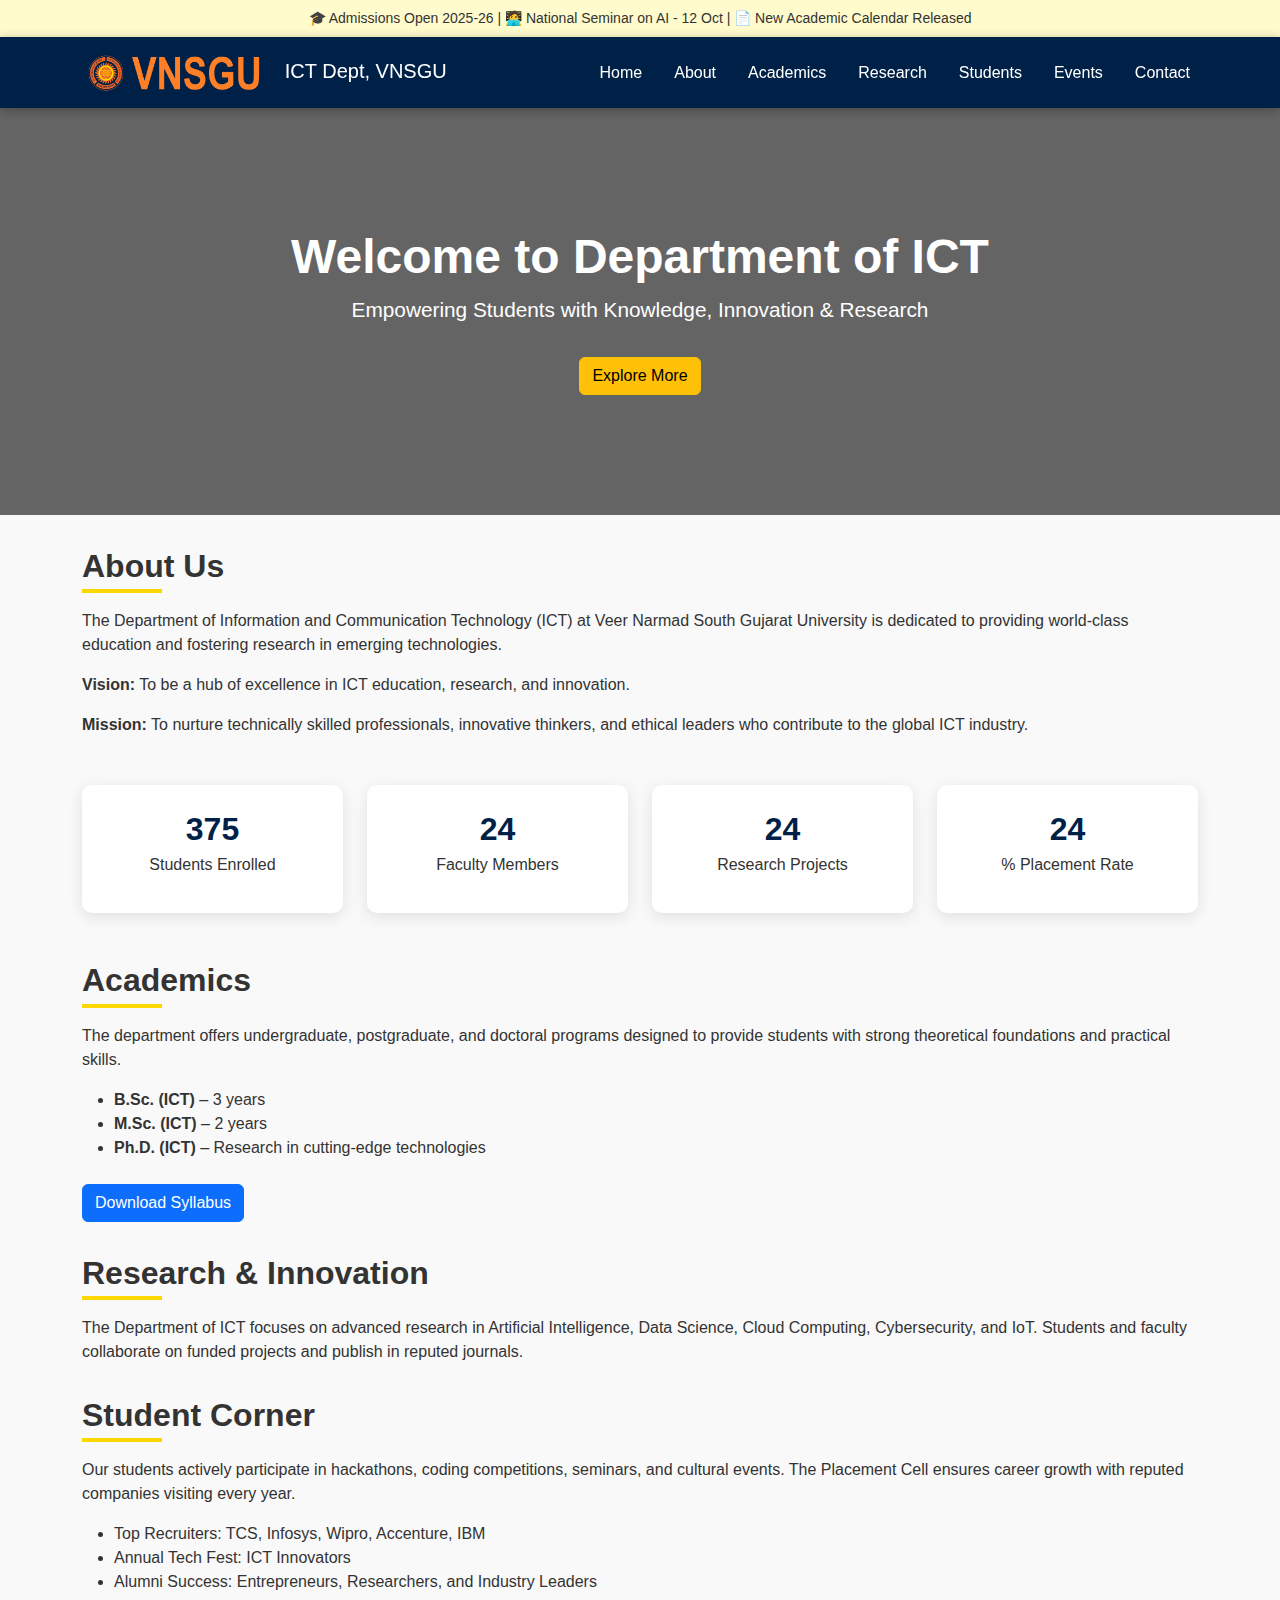
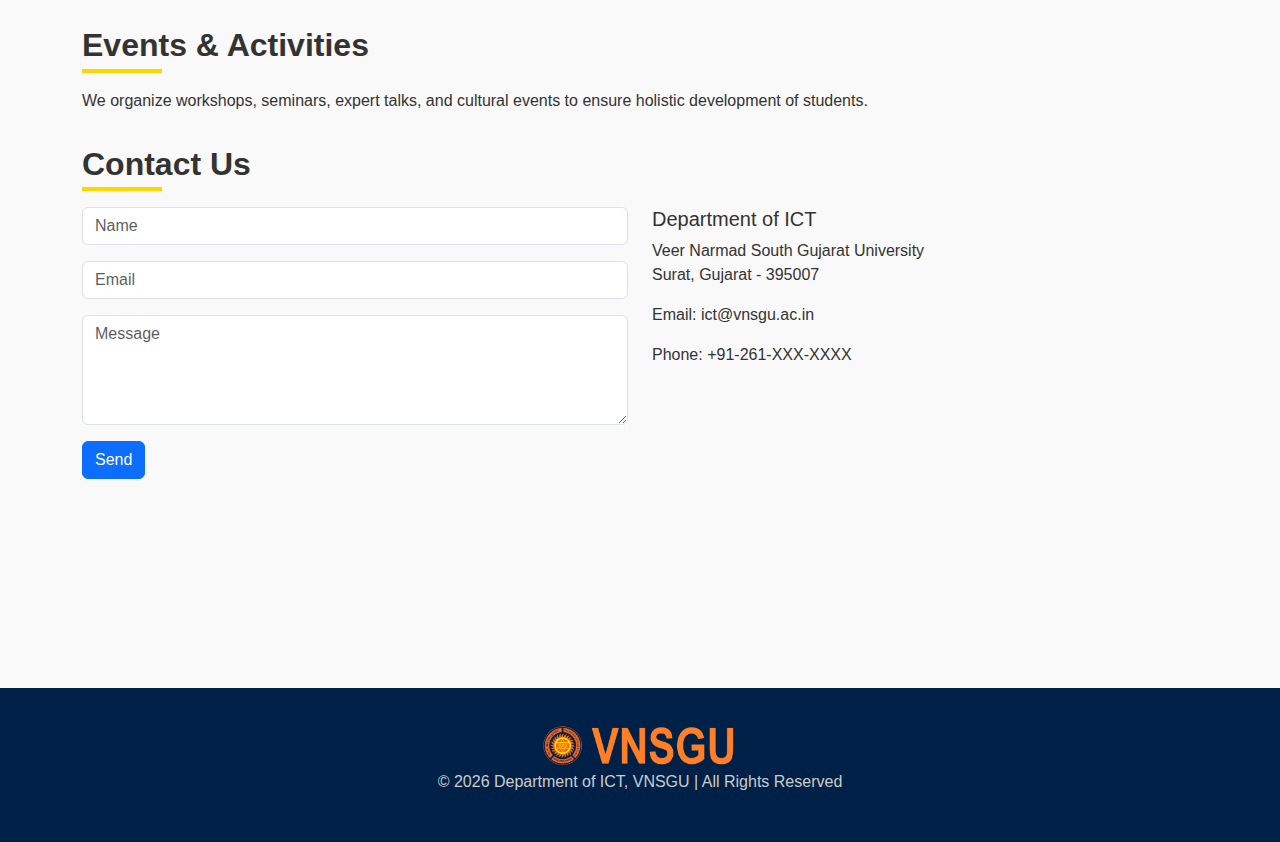
<file: React/Assignment_1/Index.html>
<!DOCTYPE html>
<html lang="en">

<head>
  <meta charset="utf-8" />
  <meta name="viewport" content="width=device-width, initial-scale=1" />
  <title>Department of ICT — VNSGU</title>

  <!-- Bootstrap -->
  <link href="https://cdn.jsdelivr.net/npm/bootstrap@5.3.2/dist/css/bootstrap.min.css" rel="stylesheet">

  <style>
    :root {
      --main-color: #002147;
      --accent-color: #FFD700;
      --light-bg: #f9f9f9;
      --dark-text: #333;
    }

    body {
      font-family: "Segoe UI", sans-serif;
      color: var(--dark-text);
      background-color: var(--light-bg);
      scroll-behavior: smooth;
    }

    .navbar {
      background: var(--main-color);
      box-shadow: 0 2px 10px rgba(0, 0, 0, 0.3);
    }

    .navbar-brand img {
      height: 45px;
      margin-right: 10px;
    }

    .navbar-nav .nav-link {
      color: #fff !important;
      margin-left: 1rem;
      transition: .3s;
    }

    .navbar-nav .nav-link:hover {
      color: var(--accent-color) !important;
    }

    .announcement-bar {
      background: #fffbcc;
      padding: 8px;
      font-size: 14px;
      animation: slideText 15s linear infinite;
    }

    @keyframes slideText {
      from {
        transform: translateX(100%);
      }

      to {
        transform: translateX(-100%);
      }
    }

    .hero {
      background: linear-gradient(rgba(0, 0, 0, 0.6), rgba(0, 0, 0, 0.6)), url("https://www.vnsgu.ac.in/images/slider/1.jpg") center/cover no-repeat;
      color: #fff;
      padding: 120px 20px;
      text-align: center;
    }

    .hero h1 {
      font-size: 3rem;
      font-weight: bold;
    }

    .hero p {
      font-size: 1.3rem;
    }

    .section-title {
      font-size: 2rem;
      font-weight: bold;
      margin: 2rem 0 1.5rem;
      position: relative;
    }

    .section-title::after {
      content: "";
      width: 80px;
      height: 4px;
      background: var(--accent-color);
      position: absolute;
      bottom: -8px;
      left: 0;
    }

    .counter-box {
      background: #fff;
      border-radius: 10px;
      padding: 20px;
      text-align: center;
      box-shadow: 0 4px 15px rgba(0, 0, 0, 0.1);
    }

    .counter-number {
      font-size: 2rem;
      font-weight: bold;
      color: var(--main-color);
    }

    footer {
      background: var(--main-color);
      color: #ccc;
      padding: 2rem 0;
      margin-top: 3rem;
    }

    footer a {
      color: #ccc;
      text-decoration: none;
    }

    footer a:hover {
      color: var(--accent-color);
    }
  </style>
</head>

<body>

  <!-- Announcement -->
  <div class="announcement-bar text-center">
    🎓 Admissions Open 2025-26 | 🧑‍💻 National Seminar on AI - 12 Oct | 📄 New Academic Calendar Released
  </div>

  <!-- Navbar -->
  <nav class="navbar navbar-expand-lg navbar-dark sticky-top">
    <div class="container">
      <a class="navbar-brand" href="#">
        <img src="./vnsgu-logo-high.png" alt="Logo">
        ICT Dept, VNSGU
      </a>
      <button class="navbar-toggler" type="button" data-bs-toggle="collapse" data-bs-target="#navMenu">
        <span class="navbar-toggler-icon"></span>
      </button>
      <div class="collapse navbar-collapse" id="navMenu">
        <ul class="navbar-nav ms-auto">
          <li class="nav-item"><a class="nav-link" href="#home">Home</a></li>
          <li class="nav-item"><a class="nav-link" href="#about">About</a></li>
          <li class="nav-item"><a class="nav-link" href="#academics">Academics</a></li>
          <li class="nav-item"><a class="nav-link" href="#research">Research</a></li>
          <li class="nav-item"><a class="nav-link" href="#students">Students</a></li>
          <li class="nav-item"><a class="nav-link" href="#events">Events</a></li>
          <li class="nav-item"><a class="nav-link" href="#contact">Contact</a></li>
        </ul>
      </div>
    </div>
  </nav>

  <!-- Hero -->
  <section id="home" class="hero">
    <h1>Welcome to Department of ICT</h1>
    <p>Empowering Students with Knowledge, Innovation & Research</p>
    <a href="#about" class="btn btn-warning mt-3">Explore More</a>
  </section>

  <!-- About -->
  <section id="about" class="container">
    <h2 class="section-title">About Us</h2>
    <p>The Department of Information and Communication Technology (ICT) at Veer Narmad South Gujarat University is
      dedicated to providing world-class education and fostering research in emerging technologies.</p>
    <p><strong>Vision:</strong> To be a hub of excellence in ICT education, research, and innovation.</p>
    <p><strong>Mission:</strong> To nurture technically skilled professionals, innovative thinkers, and ethical leaders
      who contribute to the global ICT industry.</p>
  </section>

  <!-- Stats / Counters -->
  <section class="container my-5">
    <div class="row text-center g-4">
      <div class="col-md-3">
        <div class="counter-box">
          <div class="counter-number" data-target="1500">0</div>
          <p>Students Enrolled</p>
        </div>
      </div>
      <div class="col-md-3">
        <div class="counter-box">
          <div class="counter-number" data-target="75">0</div>
          <p>Faculty Members</p>
        </div>
      </div>
      <div class="col-md-3">
        <div class="counter-box">
          <div class="counter-number" data-target="50">0</div>
          <p>Research Projects</p>
        </div>
      </div>
      <div class="col-md-3">
        <div class="counter-box">
          <div class="counter-number" data-target="95">0</div>
          <p>% Placement Rate</p>
        </div>
      </div>
    </div>
  </section>

  <!-- Academics -->
  <section id="academics" class="container">
    <h2 class="section-title">Academics</h2>
    <p>The department offers undergraduate, postgraduate, and doctoral programs designed to provide students with strong
      theoretical foundations and practical skills.</p>
    <ul>
      <li><strong>B.Sc. (ICT)</strong> – 3 years</li>
      <li><strong>M.Sc. (ICT)</strong> – 2 years</li>
      <li><strong>Ph.D. (ICT)</strong> – Research in cutting-edge technologies</li>
    </ul>
    <a href="syllabus.pdf" class="btn btn-primary mt-2">Download Syllabus</a>
  </section>

  <!-- Research -->
  <section id="research" class="container">
    <h2 class="section-title">Research & Innovation</h2>
    <p>The Department of ICT focuses on advanced research in Artificial Intelligence, Data Science, Cloud Computing,
      Cybersecurity, and IoT. Students and faculty collaborate on funded projects and publish in reputed journals.</p>
  </section>

  <!-- Students -->
  <section id="students" class="container">
    <h2 class="section-title">Student Corner</h2>
    <p>Our students actively participate in hackathons, coding competitions, seminars, and cultural events. The
      Placement Cell ensures career growth with reputed companies visiting every year.</p>
    <ul>
      <li>Top Recruiters: TCS, Infosys, Wipro, Accenture, IBM</li>
      <li>Annual Tech Fest: ICT Innovators</li>
      <li>Alumni Success: Entrepreneurs, Researchers, and Industry Leaders</li>
    </ul>
  </section>

  <!-- Events -->
  <section id="events" class="container">
    <h2 class="section-title">Events & Activities</h2>
    <p>We organize workshops, seminars, expert talks, and cultural events to ensure holistic development of students.
    </p>
  </section>

  <!-- Contact -->
  <section id="contact" class="container mb-5">
    <h2 class="section-title">Contact Us</h2>
    <div class="row">
      <div class="col-md-6">
        <form>
          <input type="text" class="form-control mb-3" placeholder="Name" required>
          <input type="email" class="form-control mb-3" placeholder="Email" required>
          <textarea class="form-control mb-3" rows="4" placeholder="Message"></textarea>
          <button class="btn btn-primary">Send</button>
        </form>
      </div>
      <div class="col-md-6">
        <h5>Department of ICT</h5>
        <p>Veer Narmad South Gujarat University<br>Surat, Gujarat - 395007</p>
        <p>Email: ict@vnsgu.ac.in</p>
        <p>Phone: +91-261-XXX-XXXX</p>
        <iframe src="https://www.google.com/maps?q=vnsgu%20surat&output=embed" width="100%" height="250"></iframe>
      </div>
    </div>
  </section>

  <!-- Footer -->
  <footer class="text-center">
    <img src="./vnsgu-logo-high.png" alt="Logo" style="height:50px;"><br>
    <p>&copy; <span id="year"></span> Department of ICT, VNSGU | All Rights Reserved</p>
  </footer>

  <!-- JS -->
  <script src="https://cdn.jsdelivr.net/npm/bootstrap@5.3.2/dist/js/bootstrap.bundle.min.js"></script>
  <script>
    // Dynamic year
    document.getElementById("year").textContent = new Date().getFullYear();

    // Counter animation
    const counters = document.querySelectorAll(".counter-number");
    counters.forEach(counter => {
      counter.innerText = "0";
      const updateCounter = () => {
        const target = +counter.getAttribute("data-target");
        const count = +counter.innerText;
        const increment = target / 100;
        if (count < target) {
          counter.innerText = Math.ceil(count + increment);
          setTimeout(updateCounter, 30);
        } else {
          counter.innerText = target;
        }
      };
      updateCounter();
    });
  </script>
</body>

</html>
</file>
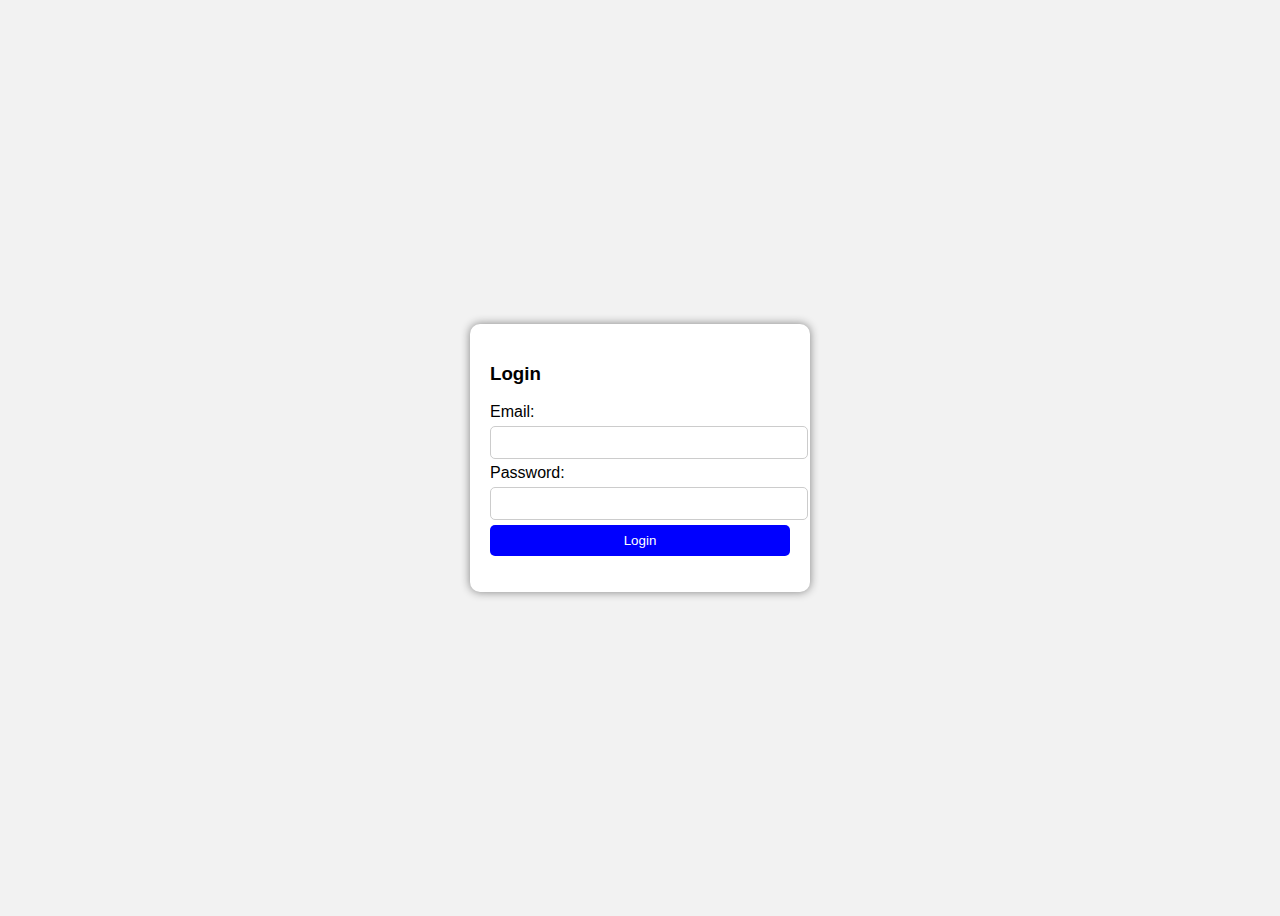
<file: React/Assignment_3/index.html>
<!DOCTYPE html>
<html lang="en">
<head>
  <meta charset="UTF-8">
  <title>Simple Login Form</title>
  <style>
    body {
      font-family: Arial;
      display: flex;
      justify-content: center;
      align-items: center;
      height: 100vh;
      background: #f2f2f2;
    }
    form {
      background: white;
      padding: 20px;
      border-radius: 10px;
      width: 300px;
      box-shadow: 0 0 10px gray;
    }
    input {
      width: 100%;
      padding: 8px;
      margin: 5px 0;
      border: 1px solid #ccc;
      border-radius: 5px;
      outline: none;
    }
    .error {
      color: red;
      font-size: 13px;
    }
    .red-border {
      border-color: red !important;
    }
    .green-border {
      border-color: green !important;
    }
    button {
      width: 100%;
      padding: 8px;
      background: blue;
      color: white;
      border: none;
      border-radius: 5px;
      cursor: pointer;
    }
    #result {
      margin-top: 10px;
      font-weight: bold;
    }
  </style>
</head>
<body>

  <form id="loginForm">
    <h3>Login</h3>

    <label>Email:</label>
    <input type="text" id="email">
    <div id="emailError" class="error"></div>

    <label>Password:</label>
    <input type="password" id="password">
    <div id="passwordError" class="error"></div>

    <button type="submit">Login</button>
    <p id="result"></p>
  </form>

  <script>
    document.getElementById("loginForm").addEventListener("submit", function(e){
      e.preventDefault();

      // Input elements
      let email = document.getElementById("email");
      let password = document.getElementById("password");
      let emailError = document.getElementById("emailError");
      let passwordError = document.getElementById("passwordError");
      let result = document.getElementById("result");

      // Clear old messages & border colors
      emailError.textContent = "";
      passwordError.textContent = "";
      result.textContent = "";
      email.classList.remove("red-border", "green-border");
      password.classList.remove("red-border", "green-border");

      let valid = true;

      // Regex patterns
      let emailRegex = /^[a-zA-Z0-9._%+-]+@[a-z]+\.[a-z]{2,}$/;
      let passRegex = /^(?=.*[A-Z])(?=.*[a-z])(?=.*\d)(?=.*[@$!%*?&]).{8,}$/;

      // Email validation
      if(!emailRegex.test(email.value)){
        emailError.textContent = "Invalid email format!";
        email.classList.add("red-border");
        valid = false;
      } else {
        email.classList.add("green-border");
      }

      // Password validation
      if(!passRegex.test(password.value)){
        passwordError.textContent = "Password must have A-Z, a-z, 0-9, special char";
        password.classList.add("red-border");
        valid = false;
      } else {
        password.classList.add("green-border");
      }

      // Simulated login
      if(valid){
        setTimeout(() => {
          if(email.value === "student@example.com" && password.value === "Test@123"){
            sessionStorage.setItem("userEmail", email.value);
            result.style.color = "green";
            result.textContent = "✅ Welcome " + sessionStorage.getItem("userEmail");
          } else {
            password.classList.add("red-border");
            result.style.color = "red";
            result.textContent = "❌ Invalid credentials";
          }
        }, 500);
      }
    });
  </script>

</body>
</html>
</file>
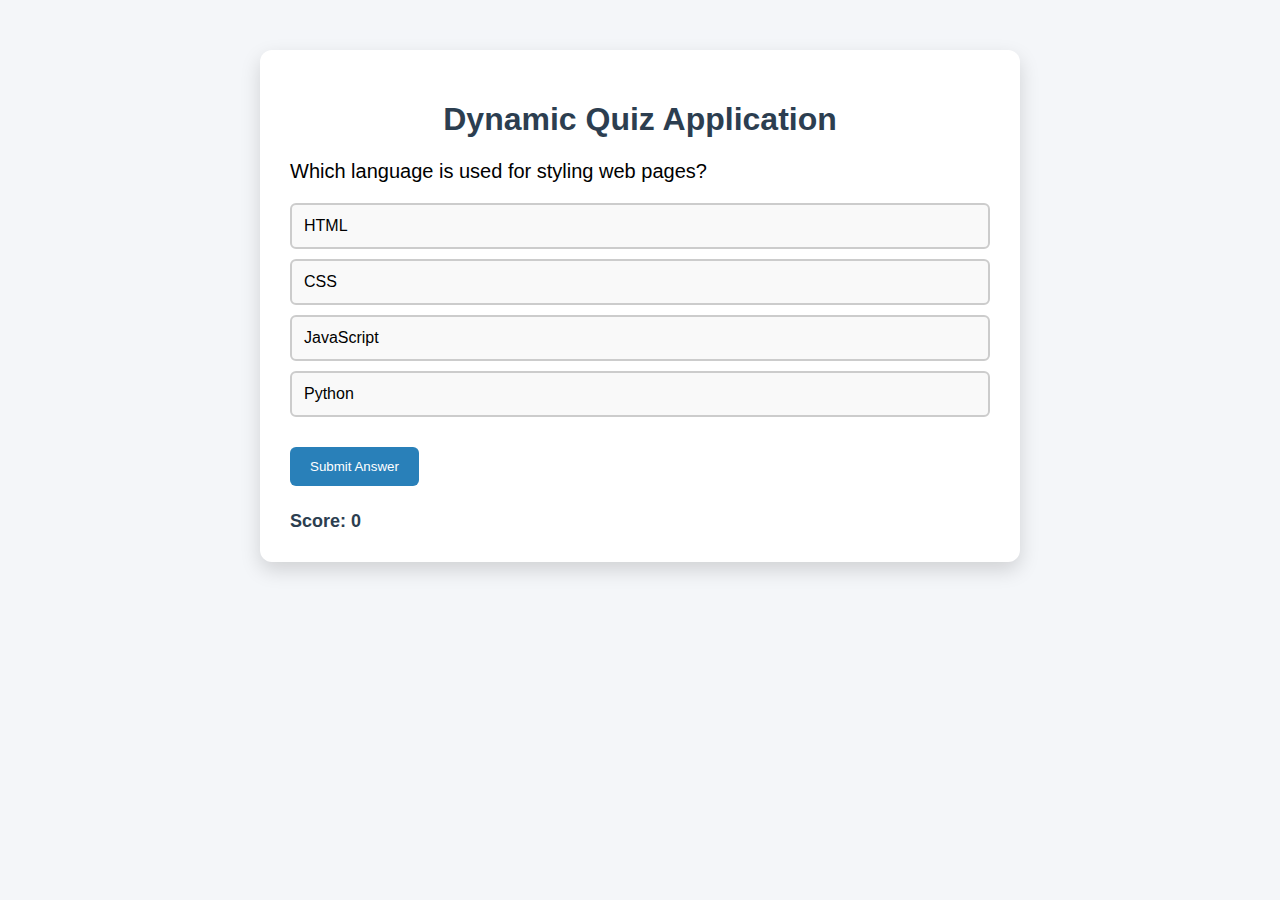
<file: React/Assignment_2/Que_1.html>
<!DOCTYPE html>
<html lang="en">
<head>
  <meta charset="UTF-8">
  <meta name="viewport" content="width=device-width, initial-scale=1.0">
  <title>Dynamic Quiz Application</title>
  <style>
    body {
      font-family: Arial, sans-serif;
      background: #f4f6f9;
      margin: 0;
      padding: 0;
    }
    .container {
      max-width: 700px;
      margin: 50px auto;
      background: #fff;
      padding: 30px;
      border-radius: 12px;
      box-shadow: 0 8px 20px rgba(0,0,0,0.15);
    }
    h1 {
      text-align: center;
      color: #2c3e50;
    }
    #question {
      font-size: 20px;
      margin-bottom: 20px;
    }
    .option {
      display: block;
      margin: 10px 0;
      padding: 12px;
      background: #f9f9f9;
      border: 2px solid #ccc;
      border-radius: 6px;
      cursor: pointer;
      transition: 0.3s;
    }
    .option:hover {
      background: #ecf0f1;
    }
    .option.correct {
      border-color: green;
      background: #eafbe7;
    }
    .option.wrong {
      border-color: red;
      background: #fdeaea;
    }
    #submitBtn {
      margin-top: 20px;
      padding: 12px 20px;
      background: #2980b9;
      color: white;
      border: none;
      border-radius: 6px;
      cursor: pointer;
      transition: 0.3s;
    }
    #submitBtn:hover {
      background: #1f6390;
    }
    #score {
      margin-top: 25px;
      font-size: 18px;
      font-weight: bold;
      color: #2c3e50;
    }
    #endMessage {
      margin-top: 25px;
      padding: 20px;
      font-size: 22px;
      font-weight: bold;
      text-align: center;
      background: #dff9fb;
      border-radius: 8px;
      display: none;
    }
  </style>
</head>
<body>
  <div class="container">
    <h1>Dynamic Quiz Application</h1>
    <div id="quizBox">
      <div id="question">Question text</div>
      <div id="options"></div>
      <button id="submitBtn">Submit Answer</button>
      <div id="score">Score: 0</div>
    </div>
    <div id="endMessage"></div>
  </div>

  <script>
    // Quiz data
    const quizData = [
      {
        question: "Which language is used for styling web pages?",
        options: ["HTML", "CSS", "JavaScript", "Python"],
        answer: "CSS"
      },
      {
        question: "Which tag is used to insert an image in HTML?",
        options: ["<img>", "<image>", "<src>", "<pic>"],
        answer: "<img>"
      },
      {
        question: "Which company developed JavaScript?",
        options: ["Microsoft", "Netscape", "Google", "Oracle"],
        answer: "Netscape"
      },
      {
        question: "Which symbol is used for comments in JavaScript?",
        options: ["//", "#", "/* */", "<!-- -->"],
        answer: "//"
      }
    ];

    let currentQuestion = 0;
    let score = 0;
    let selectedOption = null;

    const questionEl = document.getElementById("question");
    const optionsEl = document.getElementById("options");
    const submitBtn = document.getElementById("submitBtn");
    const scoreEl = document.getElementById("score");
    const endMessageEl = document.getElementById("endMessage");

    // Load question
    function loadQuestion() {
      questionEl.textContent = quizData[currentQuestion].question;
      optionsEl.innerHTML = "";
      quizData[currentQuestion].options.forEach(option => {
        const div = document.createElement("div");
        div.textContent = option;
        div.classList.add("option");
        div.onclick = () => selectOption(div);
        optionsEl.appendChild(div);
      });
      selectedOption = null;
    }

    // Select option
    function selectOption(div) {
      document.querySelectorAll(".option").forEach(opt => {
        opt.style.borderColor = "#ccc";
        opt.classList.remove("correct", "wrong");
      });
      div.style.borderColor = "#2980b9";
      selectedOption = div;
    }

    // Submit answer
    submitBtn.onclick = () => {
      if (!selectedOption) {
        alert("Please select an option!");
        return;
      }

      let answer = quizData[currentQuestion].answer;
      if (selectedOption.textContent === answer) {
        selectedOption.classList.add("correct");
        score++;
      } else {
        selectedOption.classList.add("wrong");
        document.querySelectorAll(".option").forEach(opt => {
          if (opt.textContent === answer) opt.classList.add("correct");
        });
      }

      scoreEl.textContent = "Score: " + score;

      // Move to next question
      setTimeout(() => {
        currentQuestion++;
        if (currentQuestion < quizData.length) {
          loadQuestion();
        } else {
          endQuiz();
        }
      }, 1000);
    };

    // End quiz
    function endQuiz() {
      document.getElementById("quizBox").style.display = "none";
      endMessageEl.style.display = "block";
      endMessageEl.textContent = `Quiz Over! 🎉 Your Final Score: ${score} / ${quizData.length}`;
    }

    // Start quiz
    loadQuestion();
  </script>
</body>
</html>
</file>
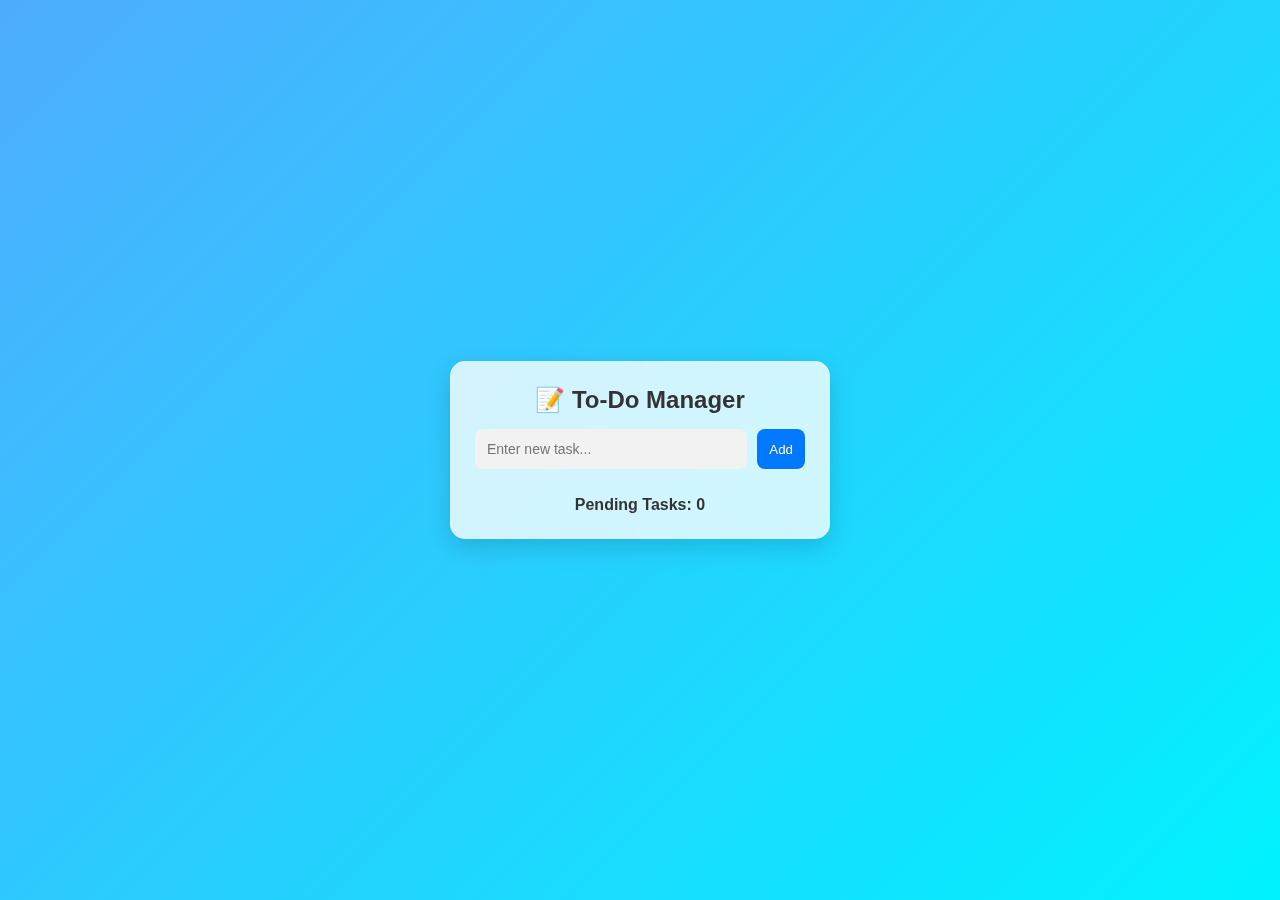
<file: React/Assignment_2/Que_2.html>
<!DOCTYPE html>
<html lang="en">
<head>
  <meta charset="UTF-8">
  <meta name="viewport" content="width=device-width, initial-scale=1.0">
  <title>Modern To-Do List</title>

  <style>
    * { margin: 0; padding: 0; box-sizing: border-box; }

    body {
      font-family: Poppins, sans-serif;
      background: linear-gradient(135deg, #4facfe, #00f2fe);
      height: 100vh;
      display: flex;
      justify-content: center;
      align-items: center;
    }

    .container {
      background: #ffffffc9;
      padding: 25px;
      border-radius: 15px;
      width: 380px;
      box-shadow: 0 8px 25px rgba(0,0,0,0.15);
      backdrop-filter: blur(10px);
      animation: fadeIn 0.5s ease-in-out;
    }

    @keyframes fadeIn { from { opacity: 0; transform: translateY(20px); } to { opacity: 1; transform: translateY(0); } }

    h2 {
      text-align: center;
      margin-bottom: 15px;
      font-weight: 600;
      color: #333;
    }

    .input-area {
      display: flex;
      gap: 10px;
    }

    input {
      flex: 1;
      padding: 12px;
      border: none;
      border-radius: 8px;
      outline: none;
      background: #f2f2f2;
      font-size: 14px;
    }

    #addBtn {
      padding: 12px;
      border: none;
      background: #0078ff;
      color: white;
      border-radius: 8px;
      cursor: pointer;
      transition: 0.3s;
    }
    #addBtn:hover { background: #005fcc; }

    ul {
      list-style: none;
      margin-top: 15px;
      max-height: 250px;
      overflow-y: auto;
    }

    li {
      display: flex;
      justify-content: space-between;
      align-items: center;
      background: #ffffff;
      padding: 10px;
      margin-top: 8px;
      border-radius: 8px;
      transition: 0.3s;
    }
    li:hover { transform: scale(1.02); }

    li.completed span { text-decoration: line-through; color: #777; }

    input[type="checkbox"] { cursor: pointer; }

    .btn {
      border: none;
      cursor: pointer;
      padding: 5px 10px;
      border-radius: 6px;
      color: white;
      font-size: 12px;
      transition: 0.3s;
    }
    .edit { background: #ff9800; }
    .edit:hover { background: #e68900; }
    .delete { background: #e91e63; }
    .delete:hover { background: #c2185b; }

    .counter {
      margin-top: 12px;
      text-align: center;
      font-weight: bold;
      color: #333;
    }
  </style>
</head>
<body>

  <div class="container">
    <h2>📝 To-Do Manager</h2>

    <div class="input-area">
      <input type="text" id="taskInput" placeholder="Enter new task...">
      <button id="addBtn">Add</button>
    </div>

    <ul id="taskList"></ul>
    <div class="counter">Pending Tasks: <span id="count">0</span></div>
  </div>

  <script>
    const input = document.getElementById("taskInput");
    const addBtn = document.getElementById("addBtn");
    const list = document.getElementById("taskList");
    const count = document.getElementById("count");
    let pending = 0;

    addBtn.onclick = () => {
      const text = input.value.trim();
      if (!text) return alert("Enter a task!");

      const li = document.createElement("li");
      const span = document.createElement("span");
      span.textContent = text;

      const check = document.createElement("input");
      check.type = "checkbox";
      check.onchange = () => {
        li.classList.toggle("completed");
        pending += check.checked ? -1 : 1;
        count.textContent = pending;
      };

      const editBtn = document.createElement("button");
      editBtn.textContent = "Edit";
      editBtn.className = "btn edit";
      editBtn.onclick = () => {
        const newText = prompt("Edit task:", span.textContent);
        if (newText) span.textContent = newText;
      };

      const delBtn = document.createElement("button");
      delBtn.textContent = "Del";
      delBtn.className = "btn delete";
      delBtn.onclick = () => {
        if (!check.checked) pending--;
        li.remove();
        count.textContent = pending;
      };

      li.append(check, span, editBtn, delBtn);
      list.appendChild(li);
      pending++;
      count.textContent = pending;
      input.value = "";
    };
  </script>

</body>
</html>
</file>
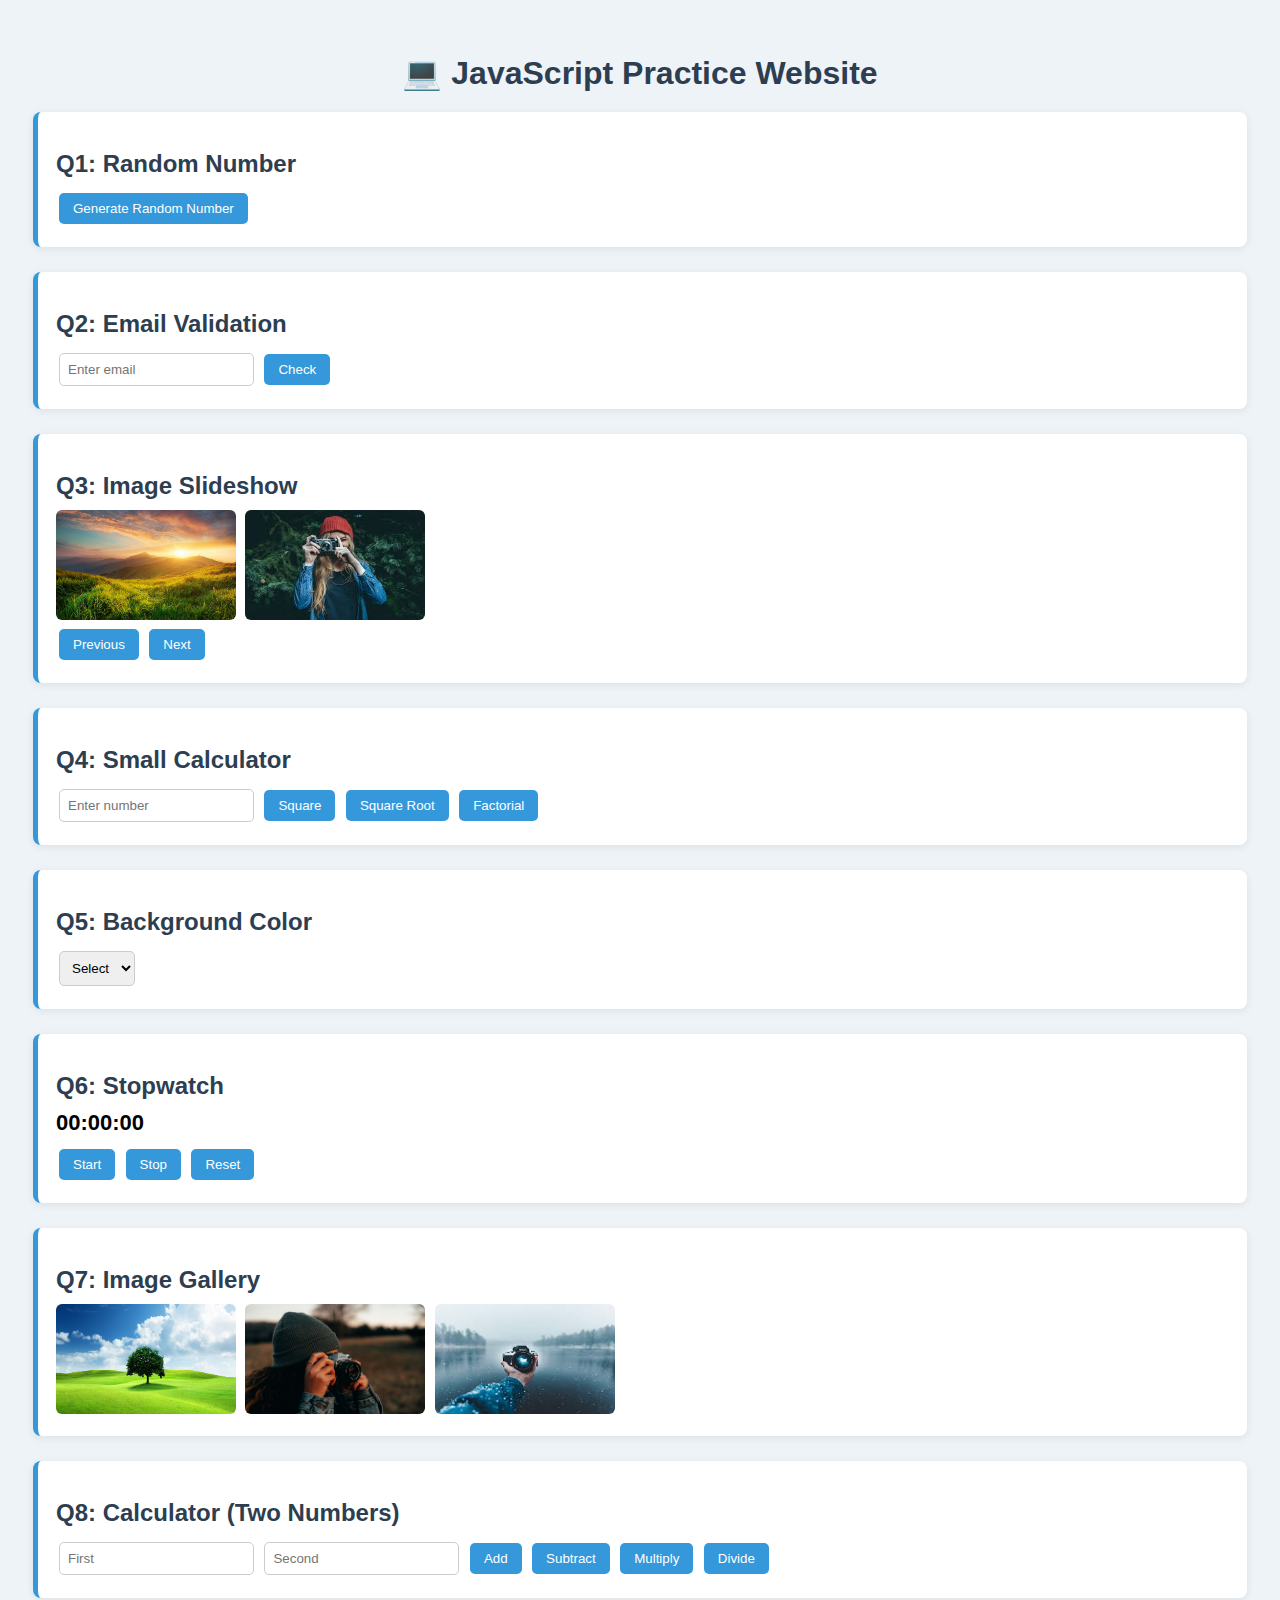
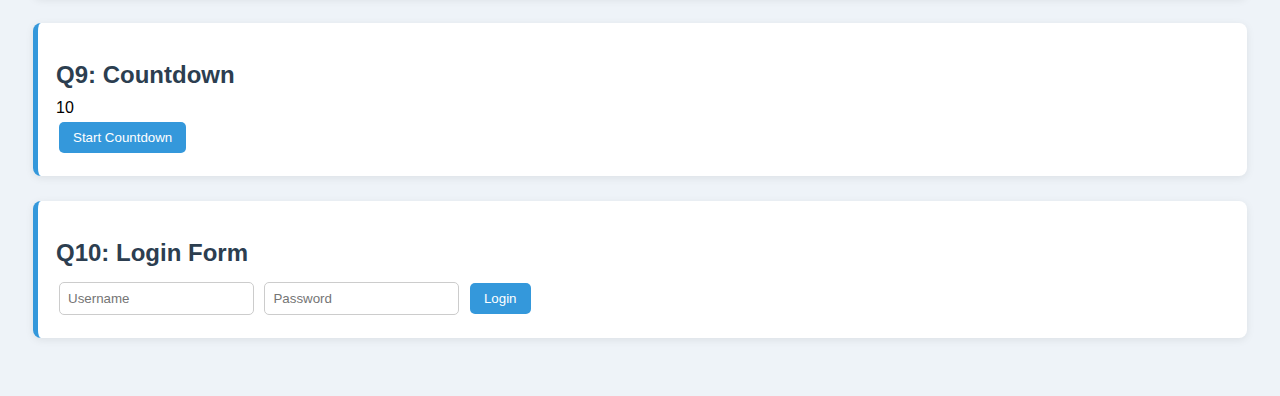
<file: React/Assignment_2/Que_3.html>
<!DOCTYPE html>
<html lang="en">

<head>
  <meta charset="UTF-8">
  <meta name="viewport" content="width=device-width, initial-scale=1.0">
  <title>JS Tasks Website</title>
  <style>
    body {
      font-family: Arial, sans-serif;
      padding: 25px;
      background: #eef3f8;
    }

    /* Main Section Box */
    section {
      margin-bottom: 25px;
      padding: 18px;
      background: #fff;
      border-radius: 8px;
      border-left: 5px solid #3498db;
      box-shadow: 0px 2px 8px rgba(0, 0, 0, 0.08);
    }

    h1 {
      text-align: center;
      margin-bottom: 20px;
      color: #2c3e50;
    }

    h2 {
      color: #2c3e50;
      margin-bottom: 10px;
    }

    /* Buttons */
    button {
      padding: 8px 14px;
      margin: 5px 3px;
      cursor: pointer;
      border: none;
      border-radius: 5px;
      background: #3498db;
      color: white;
      transition: 0.3s;
    }

    button:hover {
      background: #217dbb;
    }

    /* Inputs */
    input,
    select {
      padding: 8px;
      margin: 5px 3px;
      border: 1px solid #ccc;
      border-radius: 5px;
    }

    /* Images */
    img {
      width: 180px;
      height: 110px;
      border-radius: 6px;
      margin-right: 5px;
      cursor: pointer;
      transition: 0.3s;
    }

    img:hover {
      transform: scale(1.05);
    }

    /* Stopwatch Display */
    #stopwatch {
      font-size: 22px;
      font-weight: bold;
      margin-bottom: 8px;
    }

    /* Modal Gallery */
    #galleryModal {
      display: none;
      position: fixed;
      top: 0;
      left: 0;
      width: 100%;
      height: 100%;
      background: rgba(0, 0, 0, 0.7);
      justify-content: center;
      align-items: center;
    }

    #galleryModal img {
      max-width: 75%;
      border: 4px solid white;
      border-radius: 8px;
    }
  </style>
</head>

<body>

  <h1>💻 JavaScript Practice Website</h1>

  <!-- Q1 Random Number -->
  <section>
    <h2>Q1: Random Number</h2>
    <button onclick="alert(Math.floor(Math.random()*100)+ 1)">Generate Random Number</button>
  </section>

  <!-- Q2 Email Validation -->
  <section>
    <h2>Q2: Email Validation</h2>
    <input type="text" id="email" placeholder="Enter email">
    <button onclick="validateEmail()">Check</button>
  </section>

  <!-- Q3 Slideshow -->
  <section>
    <h2>Q3: Image Slideshow</h2>
    <img id="slide" src="../Assets/pic1.jpg">
    <img id="slide" src="../Assets/pic2.jpg">
    <br>
    <button onclick="prevSlide()">Previous</button>
    <button onclick="nextSlide()">Next</button>
  </section>

  <!-- Q4 Small Calculator -->
  <section>
    <h2>Q4: Small Calculator</h2>
    <input type="number" id="calcNum" placeholder="Enter number">
    <button onclick="square()">Square</button>
    <button onclick="sqrt()">Square Root</button>
    <button onclick="factorial()">Factorial</button>
  </section>

  <!-- Q5 Background Color -->
  <section>
    <h2>Q5: Background Color</h2>
    <select onchange="document.body.style.background=this.value">
      <option value="">Select</option>
      <option value="red">Red</option>
      <option value="green">Green</option>
      <option value="blue">Blue</option>
    </select>
  </section>

  <!-- Q6 Stopwatch -->
  <section>
    <h2>Q6: Stopwatch</h2>
    <div id="stopwatch">00:00:00</div>
    <button onclick="startWatch()">Start</button>
    <button onclick="stopWatch()">Stop</button>
    <button onclick="resetWatch()">Reset</button>
  </section>

  <!-- Q7 Image Gallery -->
  <section>
    <h2>Q7: Image Gallery</h2>
    <img src="../Assets/pic3.jpg" onclick="openGallery(this)">
    <img src="../Assets/pic4.jpg" onclick="openGallery(this)">
    <img src="../Assets/pic5.jpg" onclick="openGallery(this)">
  </section>
  <div id="galleryModal" onclick="this.style.display='none'">
    <img id="modalImg">
  </div>

  <!-- Q8 Calculator with Two Inputs -->
  <section>
    <h2>Q8: Calculator (Two Numbers)</h2>
    <input type="number" id="num1" placeholder="First">
    <input type="number" id="num2" placeholder="Second">
    <button onclick="calc('+')">Add</button>
    <button onclick="calc('-')">Subtract</button>
    <button onclick="calc('*')">Multiply</button>
    <button onclick="calc('/')">Divide</button>
  </section>

  <!-- Q9 Countdown -->
  <section>
    <h2>Q9: Countdown</h2>
    <div id="countdown">10</div>
    <button onclick="startCountdown()">Start Countdown</button>
  </section>

  <!-- Q10 Login Form -->
  <section>
    <h2>Q10: Login Form</h2>
    <input type="text" id="user" placeholder="Username">
    <input type="password" id="pass" placeholder="Password">
    <button onclick="login()">Login</button>
  </section>

  <script>
    // Q2 Email validation
    function validateEmail() {
      let email = document.getElementById("email").value;
      if (email.includes("@")) alert("Email address is valid");
      else alert("Invalid email address");
    }

    // Q3 Slideshow
    const slides = ["../Assets/pic1.jpg", "../Assets/pic2.jpg", "../Assets/pic6.jpg"];
    let index = 0;
    function showSlide() { document.getElementById("slide").src = slides[index]; }
    function nextSlide() { index = (index + 1) % slides.length; showSlide(); }
    function prevSlide() { index = (index - 1 + slides.length) % slides.length; showSlide(); }

    // Q4 Calculator
    function square() { let n = +document.getElementById("calcNum").value; alert(n * n); }
    function sqrt() { let n = +document.getElementById("calcNum").value; alert(Math.sqrt(n)); }
    function factorial() { let n = +document.getElementById("calcNum").value; let f = 1; for (let i = 1; i <= n; i++) f *= i; alert(f); }

    // Q6 Stopwatch
    let timer = null, sec = 0;
    function startWatch() { if (timer) return; timer = setInterval(() => { sec++; document.getElementById("stopwatch").textContent = new Date(sec * 1000).toISOString().substr(11, 8); }, 1000); }
    function stopWatch() { clearInterval(timer); timer = null; }
    function resetWatch() { stopWatch(); sec = 0; document.getElementById("stopwatch").textContent = "00:00:00"; }

    // Q7 Gallery
    function openGallery(img) { document.getElementById("modalImg").src = img.src; document.getElementById("galleryModal").style.display = "flex"; }

    // Q8 Calculator 2 nums
    function calc(op) { let a = +document.getElementById("num1").value; let b = +document.getElementById("num2").value; let res; if (op === '+') res = a + b; if (op === '-') res = a - b; if (op === '*') res = a * b; if (op === '/') res = a / b; alert("Result: " + res); }

    // Q9 Countdown
    function startCountdown() { let c = 10; let cd = document.getElementById("countdown"); let x = setInterval(() => { cd.textContent = c; if (c === 0) { clearInterval(x); alert("Time's up!"); } c--; }, 1000); }

    // Q10 Login
    function login() { let u = document.getElementById("user").value; let p = document.getElementById("pass").value; if (u === "admin" && p === "password") alert("Login Successful"); else alert("Login Failed"); }
  </script>
</body>

</html>
</file>
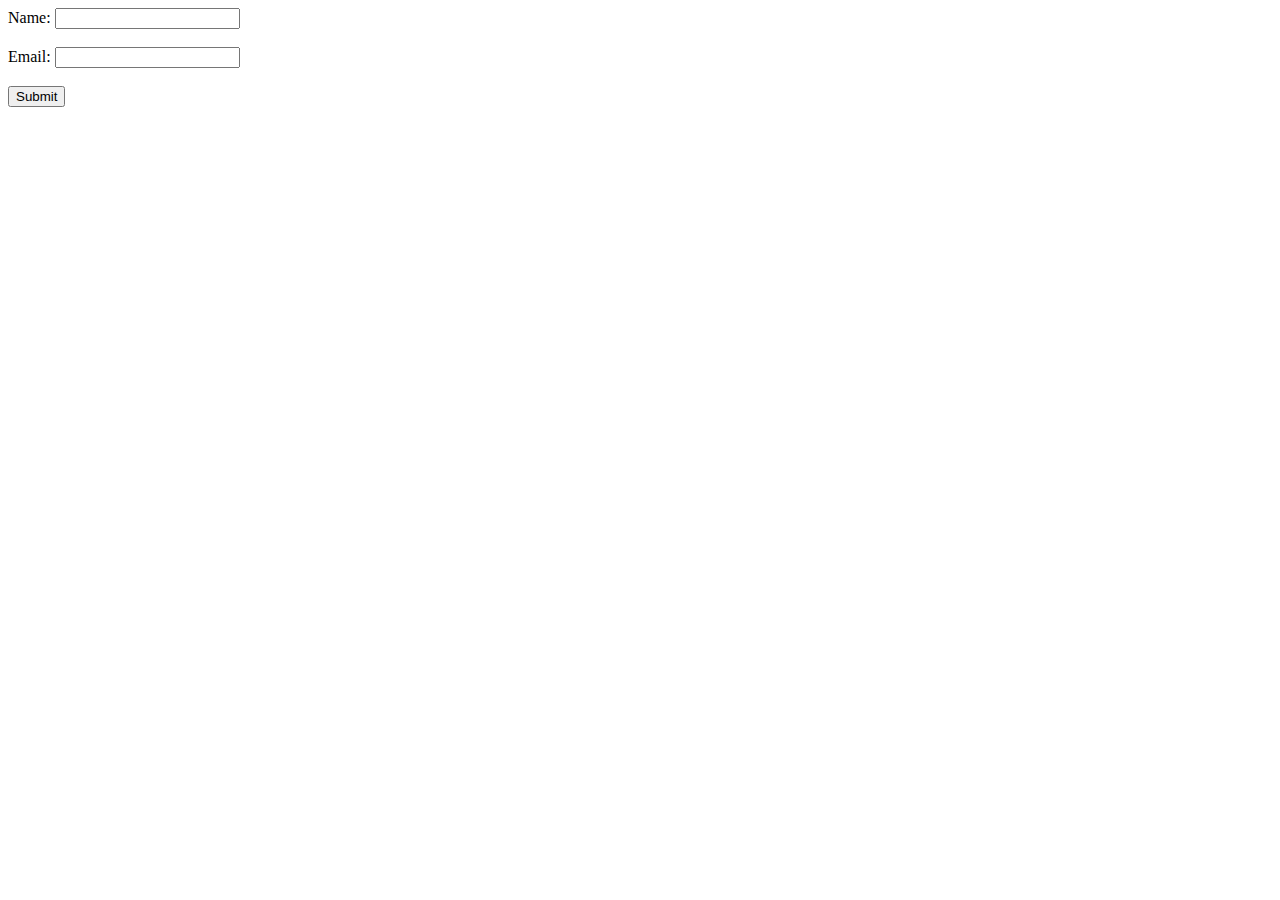
<file: React/Assignment_3/Que_1.html>
<!DOCTYPE html>
<html>
<head>
  <title>Simple Form</title>
  <script src="../Assets/jQuary.js"></script>
</head>
<body>

  <form id="myform">
    <label>Name:</label>
    <input type="text" id="name"><br><br>

    <label>Email:</label>
    <input type="email" id="email"><br><br>

    <button type="submit">Submit</button>
  </form>

  <script>
    $(function(){
      $('#myform').on("submit", function(e){
        e.preventDefault();

        let name = $("#name").val().trim();
        let email = $("#email").val().trim();

        if(!name || !email){
          alert("Please data dedo");
        } else {
          alert(`Name: ${name}\nEmail: ${email}`);
        }
      });
    });
  </script>

</body>
</html>
</file>
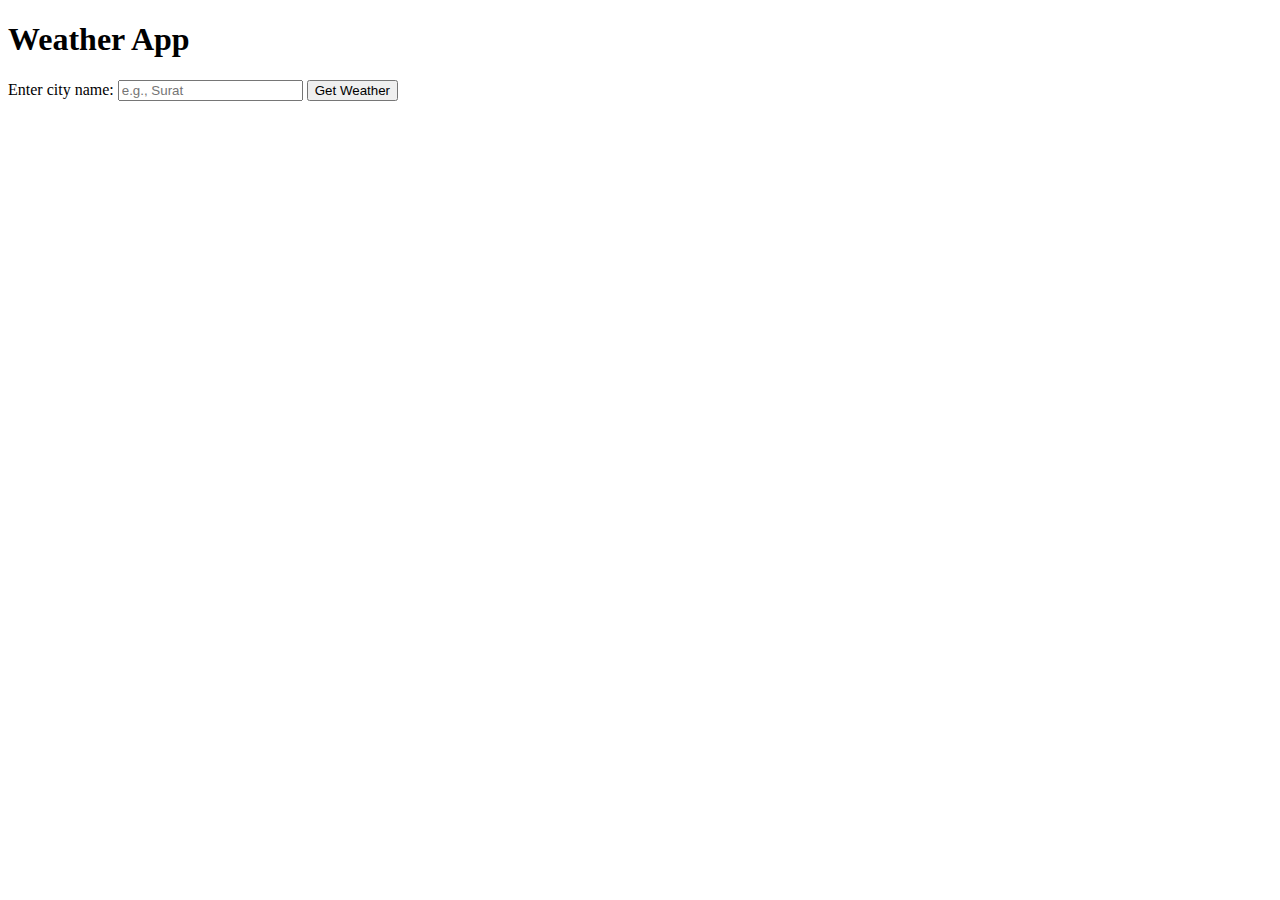
<file: React/Assignment_3/Que_10.html>
<!DOCTYPE html>
<html lang="en">
<head>
  <meta charset="UTF-8">
  <title>Weather App</title>
  <script src="../Assets/jQuary.js"></script>
</head>
<body>
  <h1>Weather App</h1>
  <label for="city">Enter city name:</label>
  <input type="text" id="city" placeholder="e.g., Surat">
  <button id="getWeather">Get Weather</button>
  <div id="weather"></div>

  <script>
    const API_KEY = 'YOUR_API_KEY'; // Replace with your actual API key

    function fetchWeather(city) {
      $.ajax({
        url: `https://api.openweathermap.org/data/2.5/weather?q=${city}&appid=${API_KEY}&units=metric`,
        method: 'GET',
        success: function(data) {
          const weatherInfo = `
            <p><strong>${data.name}, ${data.sys.country}</strong></p>
            <p>Temperature: ${data.main.temp}°C</p>
            <p>Humidity: ${data.main.humidity}%</p>
            <p>Weather: ${data.weather[0].description}</p>
            <img src="https://openweathermap.org/img/wn/${data.weather[0].icon}.png" alt="Weather icon">
          `;
          $('#weather').html(weatherInfo);
        },
        error: function() {
          $('#weather').text('City not found!');
        }
      });
    }

    $('#getWeather').click(function() {
      const city = $('#city').val();
      if (city) {
        fetchWeather(city);
      } else {
        $('#weather').text('Please enter a city name.');
      }
    });
  </script>
</body>
</html>
</file>
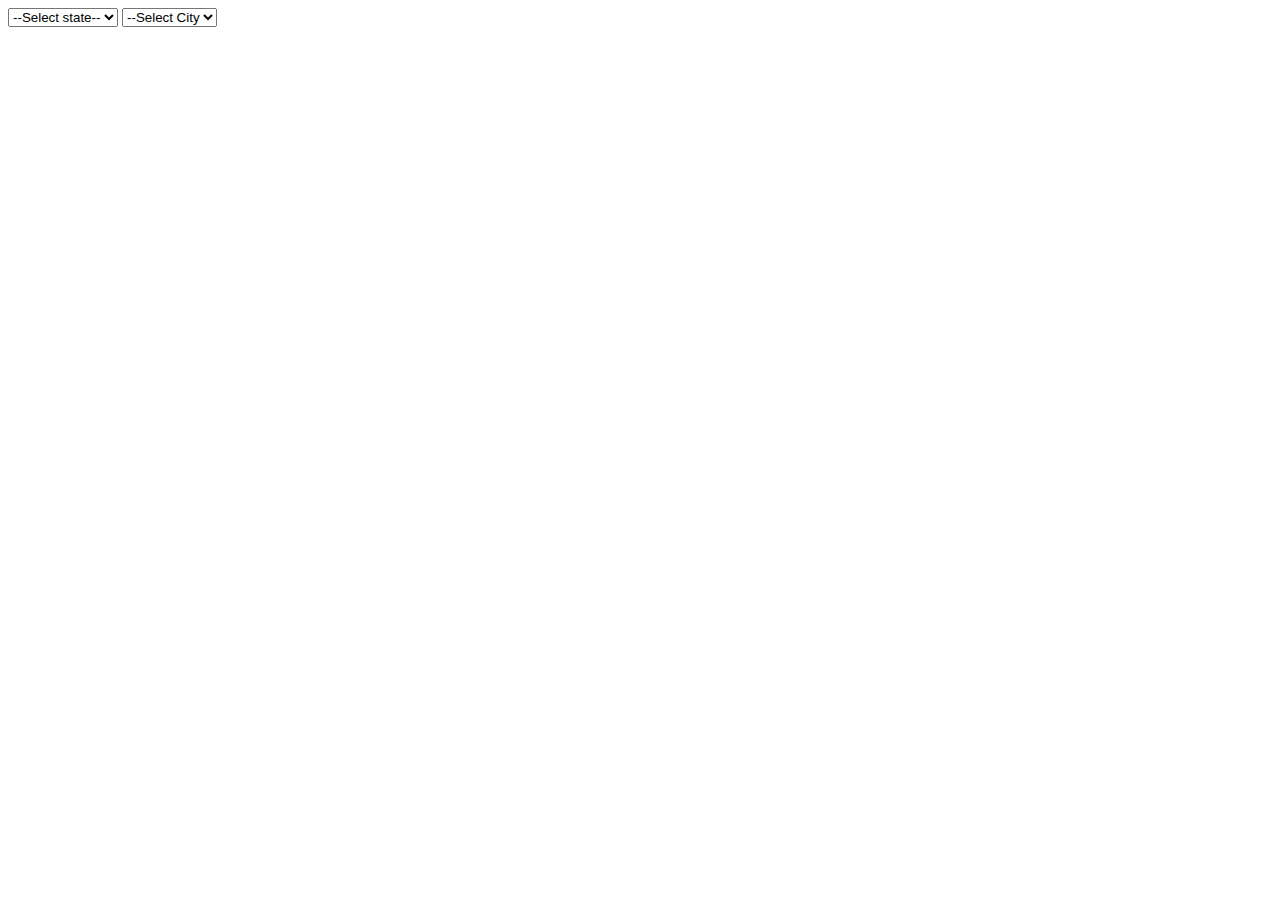
<file: React/Assignment_3/Que_2.html>
<!DOCTYPE html>
<html lang="en">
<head>
  <meta charset="UTF-8">
  <meta name="viewport" content="width=device-width, initial-scale=1.0">
  <title>Change state</title>
  <script src="../Assets/jQuary.js"></script>
</head>
<body>
  <select id="state">
    <option value=""> --Select state-- </option>
      <option value="MH">Maharashtra</option>
    <option value="GJ">Gujarat</option>
  </select>

<select id="city">
  <option value=""> --Select City</soption>
</select>  

<script>

$(function(){
  let cities = {
    MH: ["Mumbai", "Pune", "Dhule"],
    GJ: ["Surat", "Anand", "Vapi"]
  };

  $("#state").change(function(){
    let state = $(this).val();

    $("#city").html('<option value= ""> --Select City--</option>');

    if(state){
      for(let city of cities[state]){
        $("#city").append(`<option value="${city}">${city}</option>`);
      }
    }
  });
});
</script>

</body>
</html>
</file>
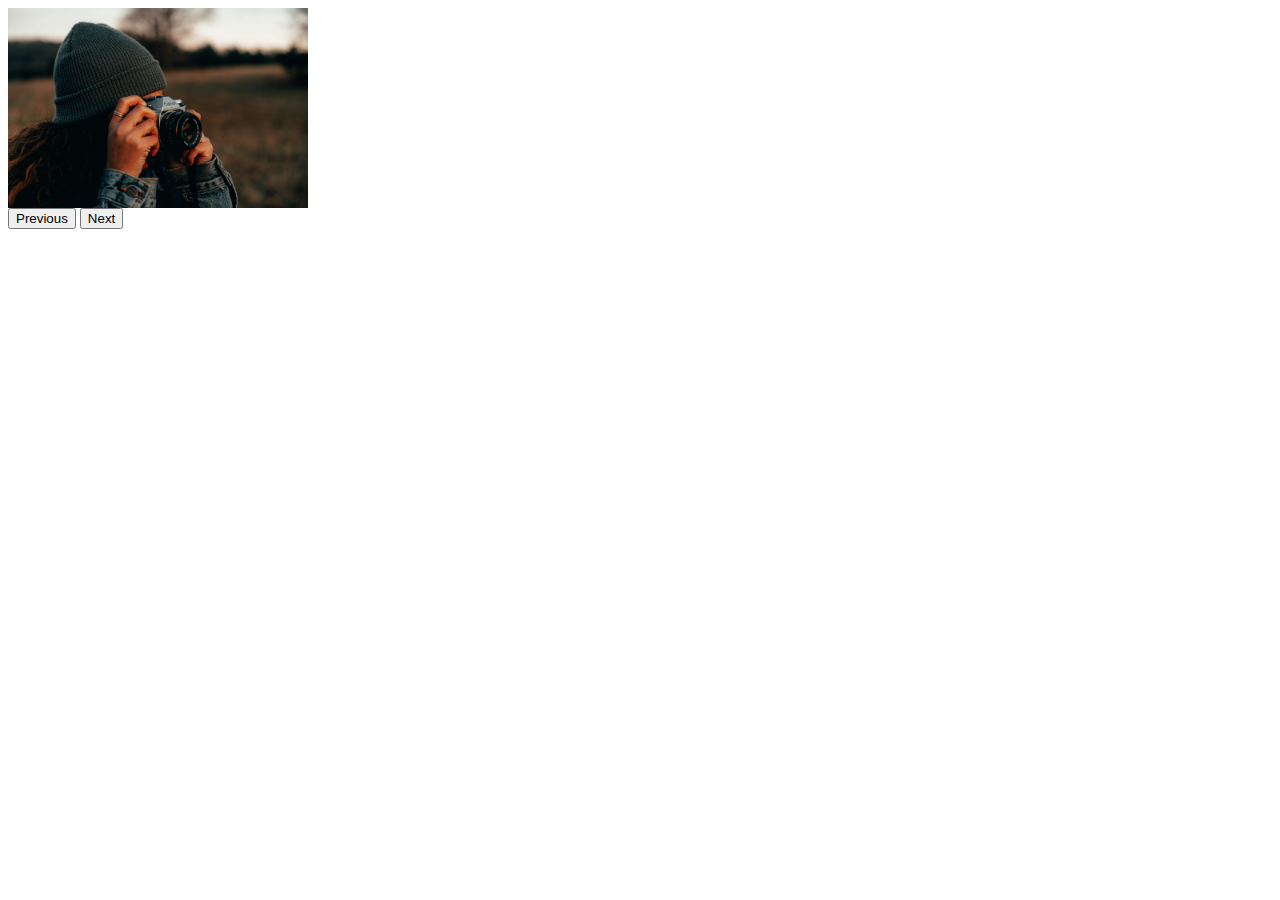
<file: React/Assignment_3/Que_4.html>
<!DOCTYPE html>
<html lang="en">
<head>
  <meta charset="UTF-8">
  <title>Image Slider</title>
  <script src="../Assets/jQuary.js"></script>
  <style>
    #slider img { width: 300px; height: 200px; display: none; }
  </style>
</head>
<body>
  <div id="slider">
    <img src="../Assets/pic4.jpg" style="display:block;">
    <img src="../Assets/pic5.jpg" >
    <img src="../Assets/pic6.jpg">
  </div>
  <button id="prev">Previous</button>
  <button id="next">Next</button>

  <script>
    $(document).ready(function(){
      var current = 0;
      var images = $("#slider img");

      function showImage(index){
        images.hide();
        images.eq(index).show();
      }

      $("#next").click(function(){
        current = (current + 1) % images.length;
        showImage(current);
      });

      $("#prev").click(function(){
        current = (current - 1 + images.length) % images.length;
        showImage(current);
      });
    });
  </script>
</body>
</html>
</file>
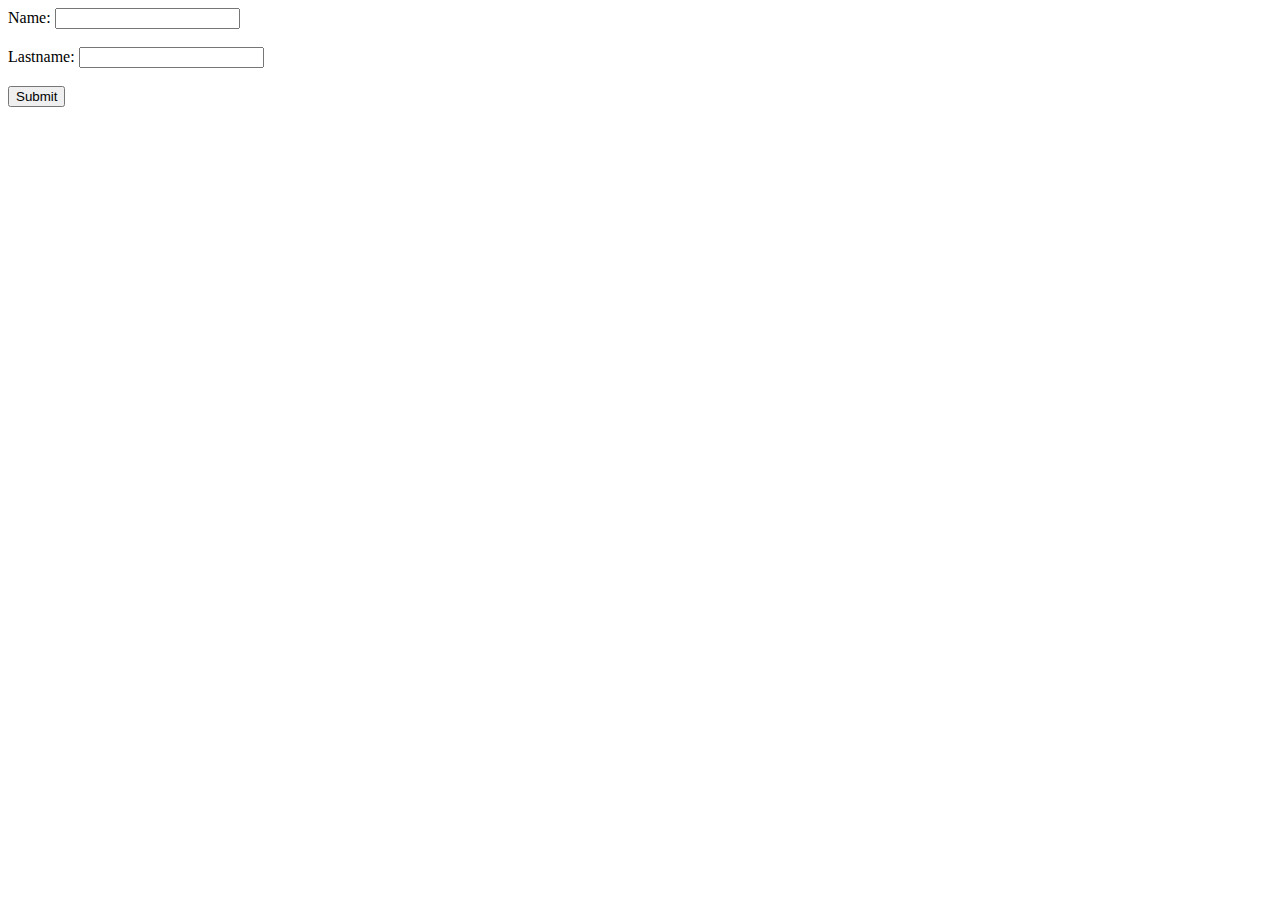
<file: React/Assignment_3/Que_5.html>
<!DOCTYPE html>
<html lang="en">
<head>
  <meta charset="UTF-8">
  <title>Client-Side Validation</title>
  <script src="../Assets/jQuary.js"></script>
  <style>
    .error { color: red; margin-left: 10px; }
  </style>
</head>
<body>
  <form id="myForm">
    Name: <input type="text" id="name">
    <span id="nameError" class="error"></span><br><br>

    Lastname: <input type="text" id="lastname">
    <span id="lastnameError" class="error"></span><br><br>

    <button type="submit">Submit</button>
  </form>

  <script>
    $(function() {
      $("#myForm").submit(function(e) {
        e.preventDefault(); // always prevent default first

        var name = $("#name").val().trim();
        var lastname = $("#lastname").val().trim();
        var valid = true;

        if (name === "") {
          $("#nameError").text("Please enter your name.");
          valid = false;
        } else {
          $("#nameError").text("");
        }

        if (lastname === "") {
          $("#lastnameError").text("Please enter your last name.");
          valid = false;
        } else {
          $("#lastnameError").text("");
        }

        if (valid) {
          alert("Form submitted successfully! Name: " + name + " " + lastname);
        }
      });
    });
  </script>
</body>
</html>
</file>
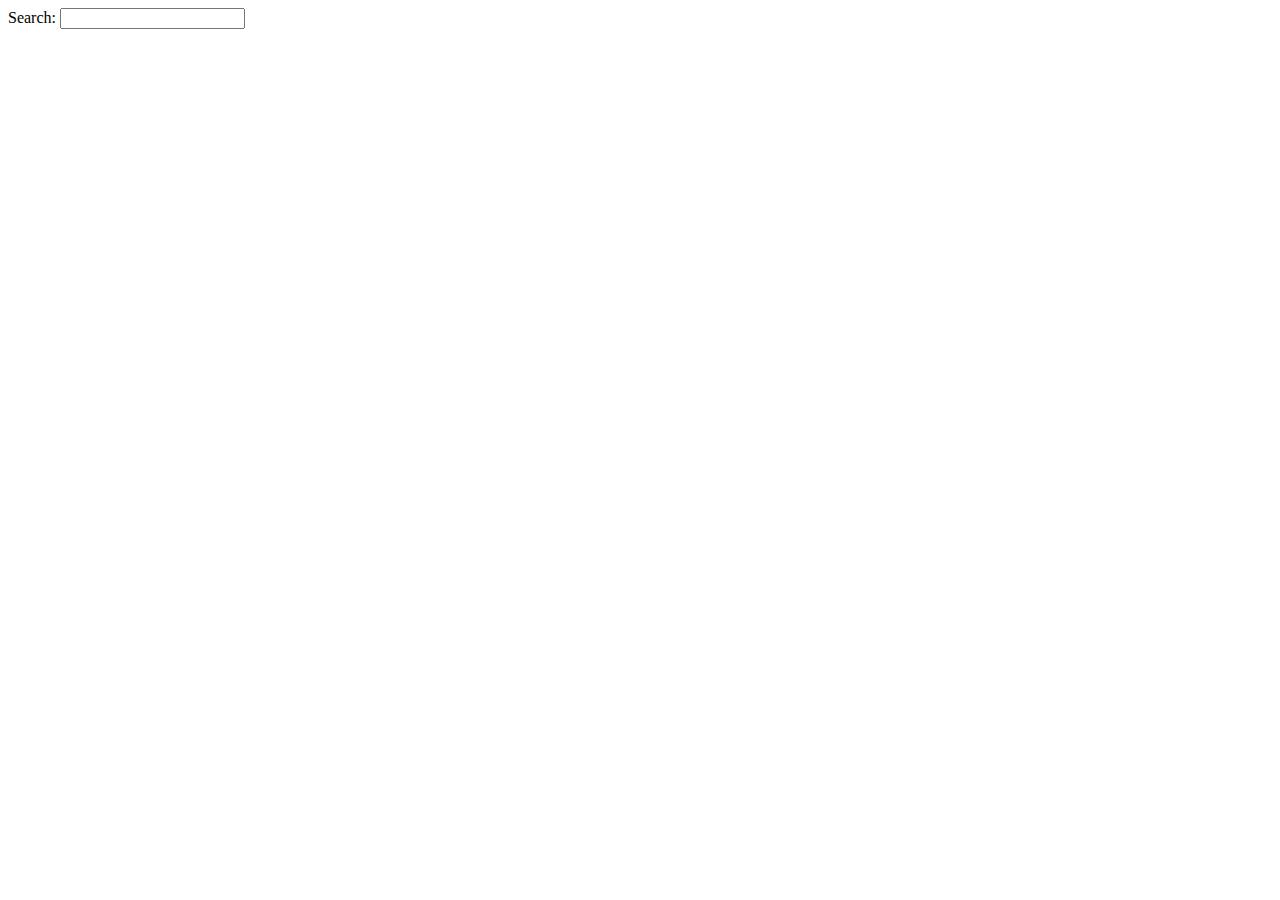
<file: React/Assignment_3/Que_7.html>
<!DOCTYPE html>
<html lang="en">
<head>
  <meta charset="UTF-8">
  <title>Autocomplete</title>
  <script src="../Assets/jQuary.js"></script>
</head>
<body>
  Search: <input type="text" id="search"><br>
  <ul id="suggestions"></ul>

  <script>
    $(document).ready(function(){
      $("#search").keyup(function(){
        var query = $(this).val();
        if(query.length > 0){
          $.ajax({
            url: "https://api.sampleapis.com/futurama/characters", 
            method: "GET",
            success: function(data){
              $("#suggestions").empty();
              data.filter(item => item.name.first.toLowerCase().includes(query.toLowerCase()))
                  .slice(0,5).forEach(item => {
                    $("#suggestions").append("<li>" + item.name.first + " " + item.name.last + "</li>");
                  });
            }
          });
        } else {
          $("#suggestions").empty();
        }
      });
    });
  </script>
</body>
</html>
</file>
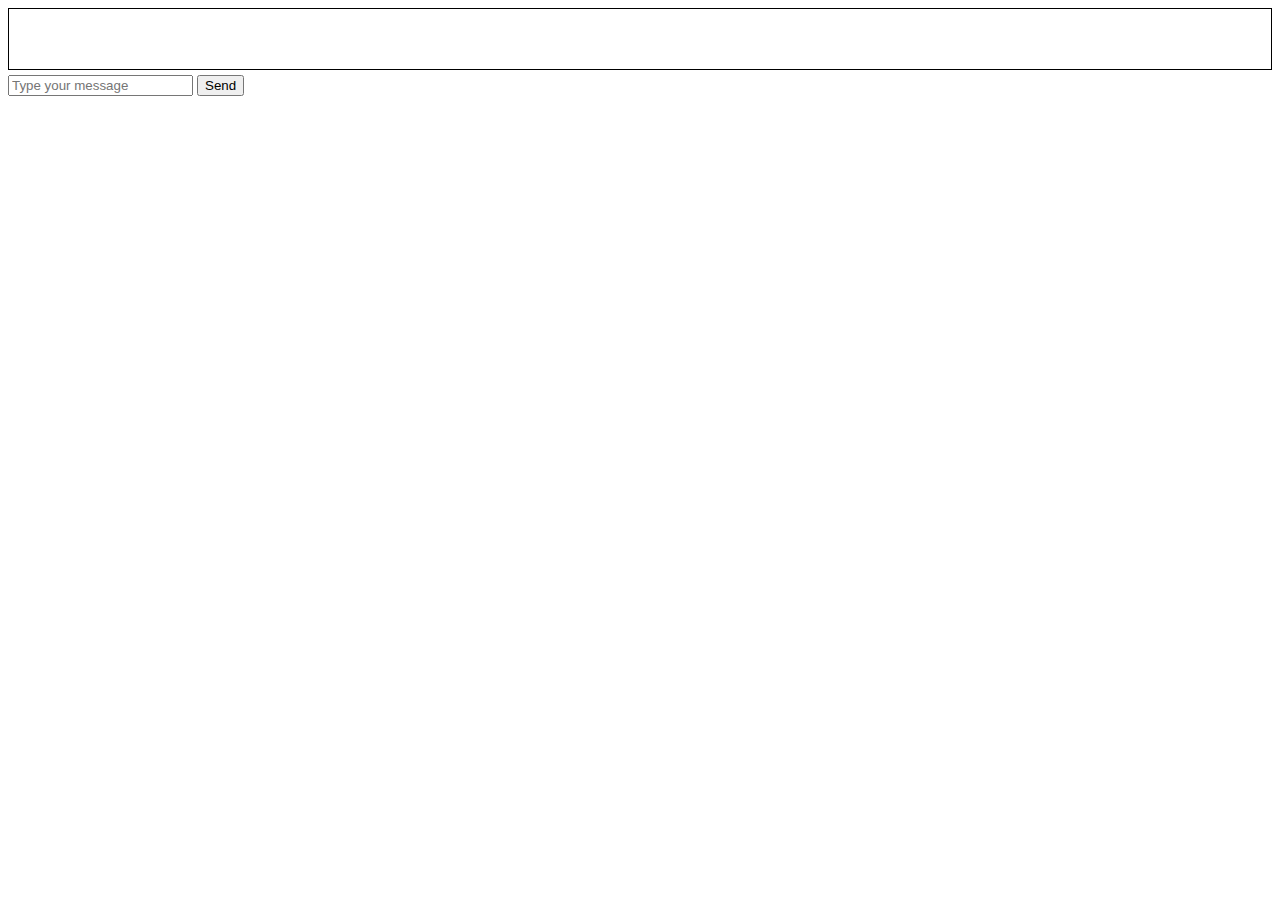
<file: React/Assignment_3/Que_8.html>
<!DOCTYPE html>
<html lang="en">
<head>
  <meta charset="UTF-8">
  <title>Chat App</title>
  <script src="../Assets/jQuary.js"></script>
  <style>
    #chatBox {
      border:1px solid #000; 
      height: 50px;; 
      overflow:auto; 
      padding:5px;
      margin-bottom:5px;
    }
    #chatBox div {
      padding: 3px 5px;
      margin: 2px 0;
      background:#f0f0f0;
      border-radius:4px;
    }
  </style>
</head>
<body>
  <div id="chatBox"></div>
  <input type="text" id="msg" placeholder="Type your message">
  <button id="send">Send</button>

  <script>
    var messages = [];

    function loadMessages() {
      $("#chatBox").empty();
      messages.forEach(msg => {
        $("#chatBox").append("<div>" + msg + "</div>");
      });
      // Scroll to bottom
      $("#chatBox").scrollTop($("#chatBox")[0].scrollHeight);
    }

    $("#send").click(function(){
      var text = $("#msg").val().trim();
      if(text !== ""){
        messages.push(text);   // add message to array
        $("#msg").val("");      // clear input
        loadMessages();         // refresh chat
      }
    });

    // Optional: press Enter to send message
    $("#msg").keypress(function(e){
      if(e.which == 13){ // Enter key
        $("#send").click();
      }
    });
  </script>
</body>
</html>
</file>
